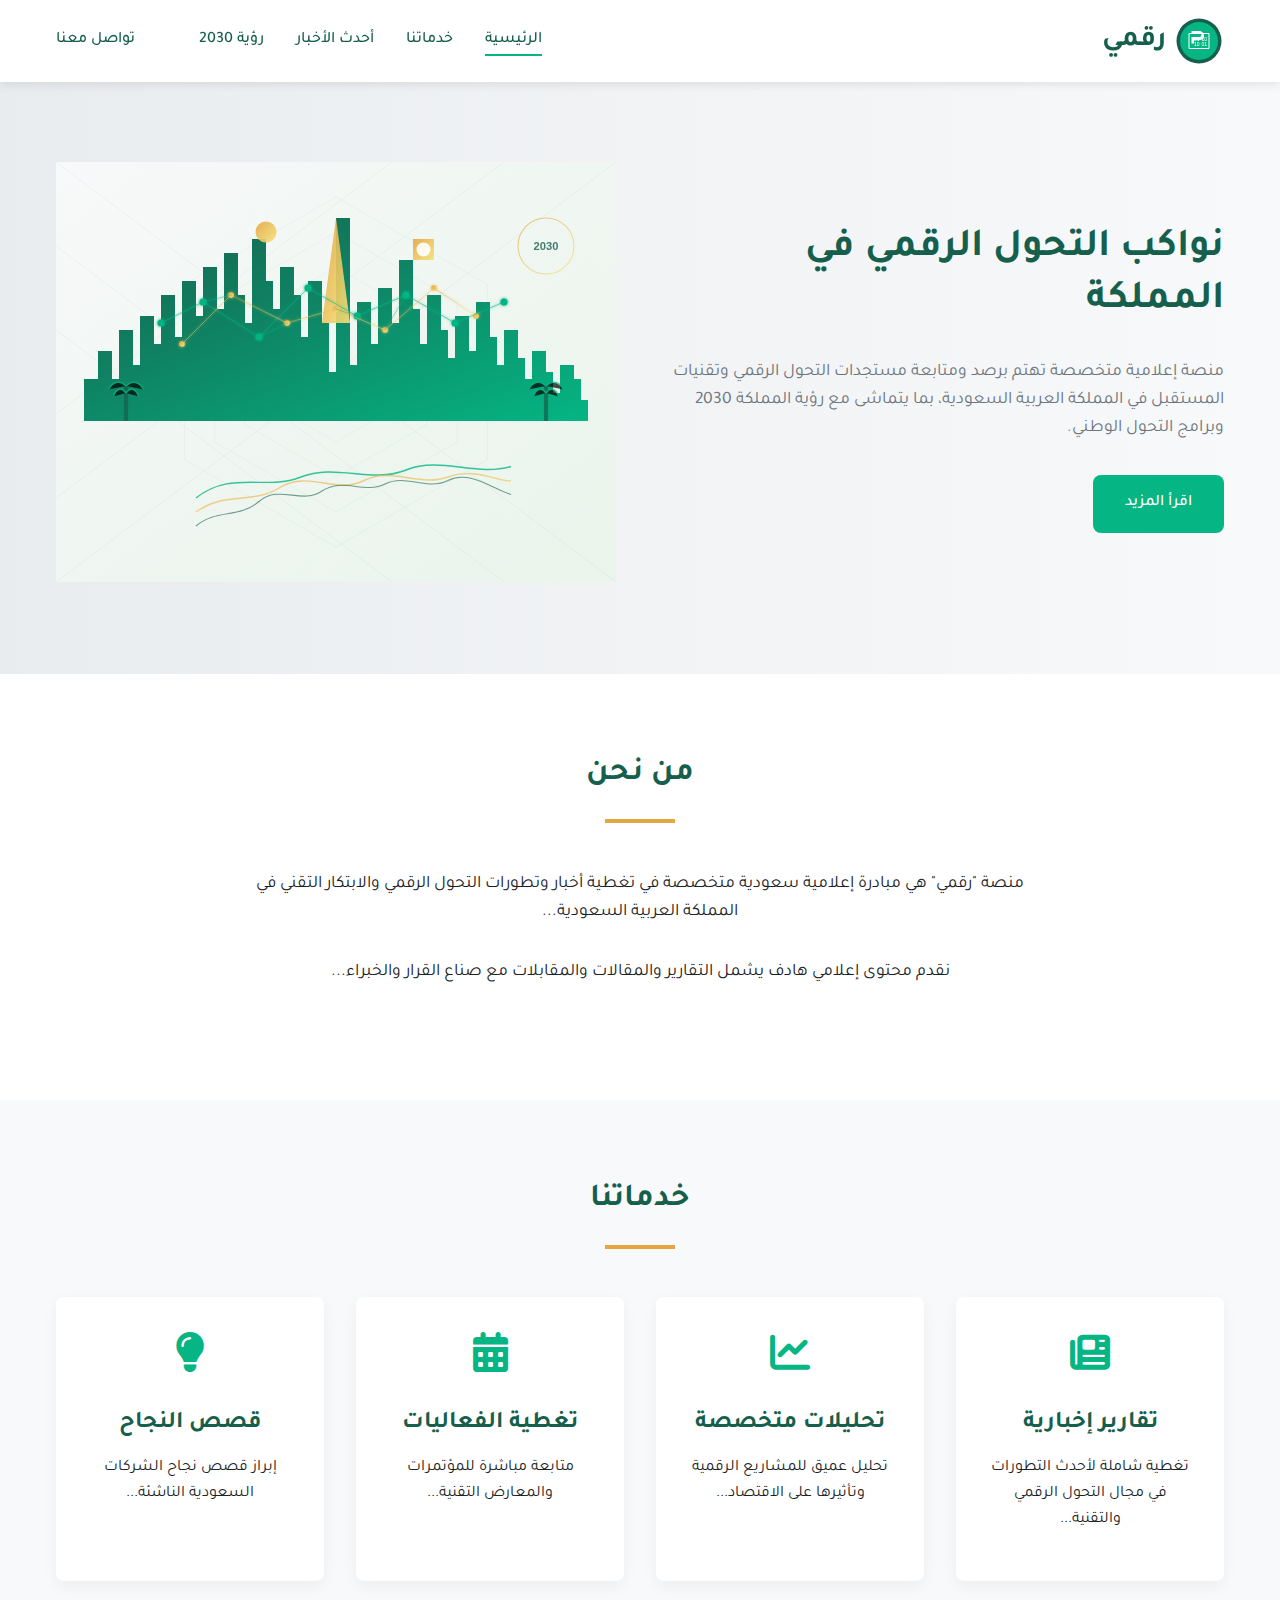
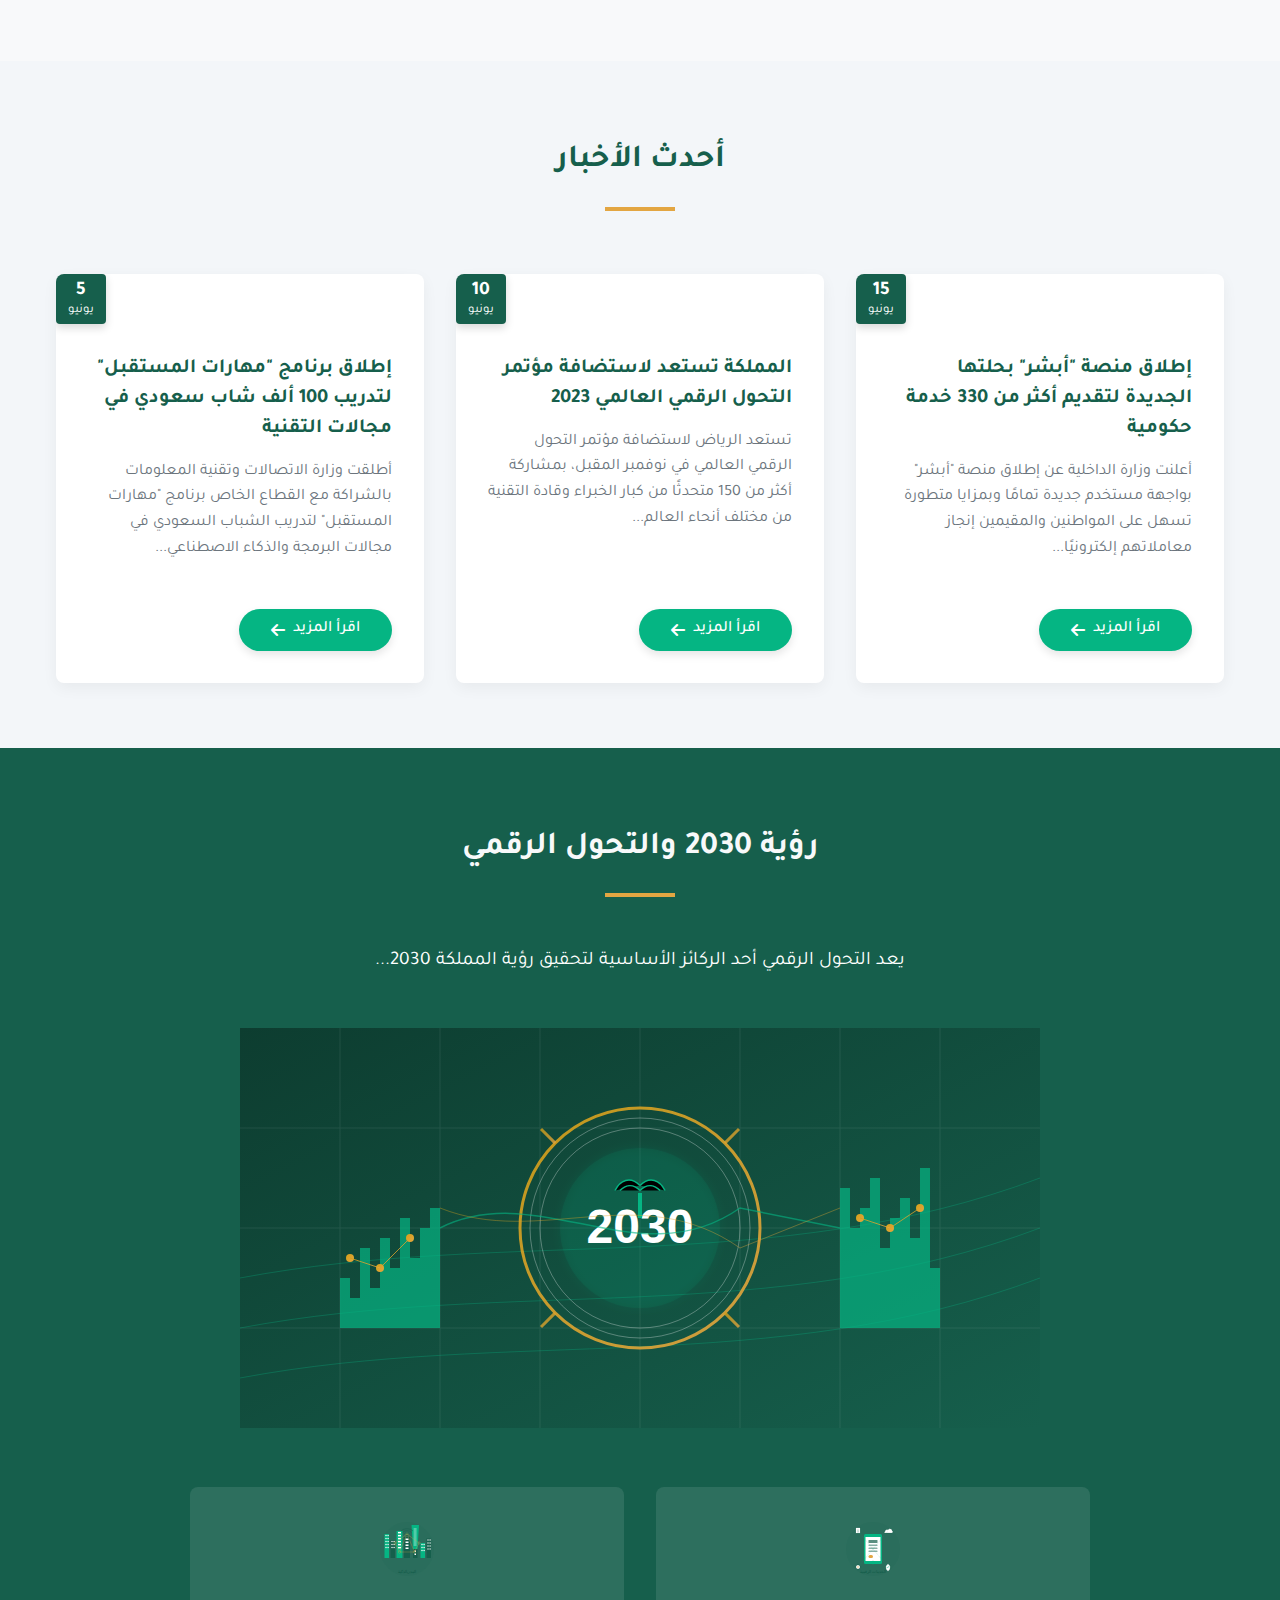
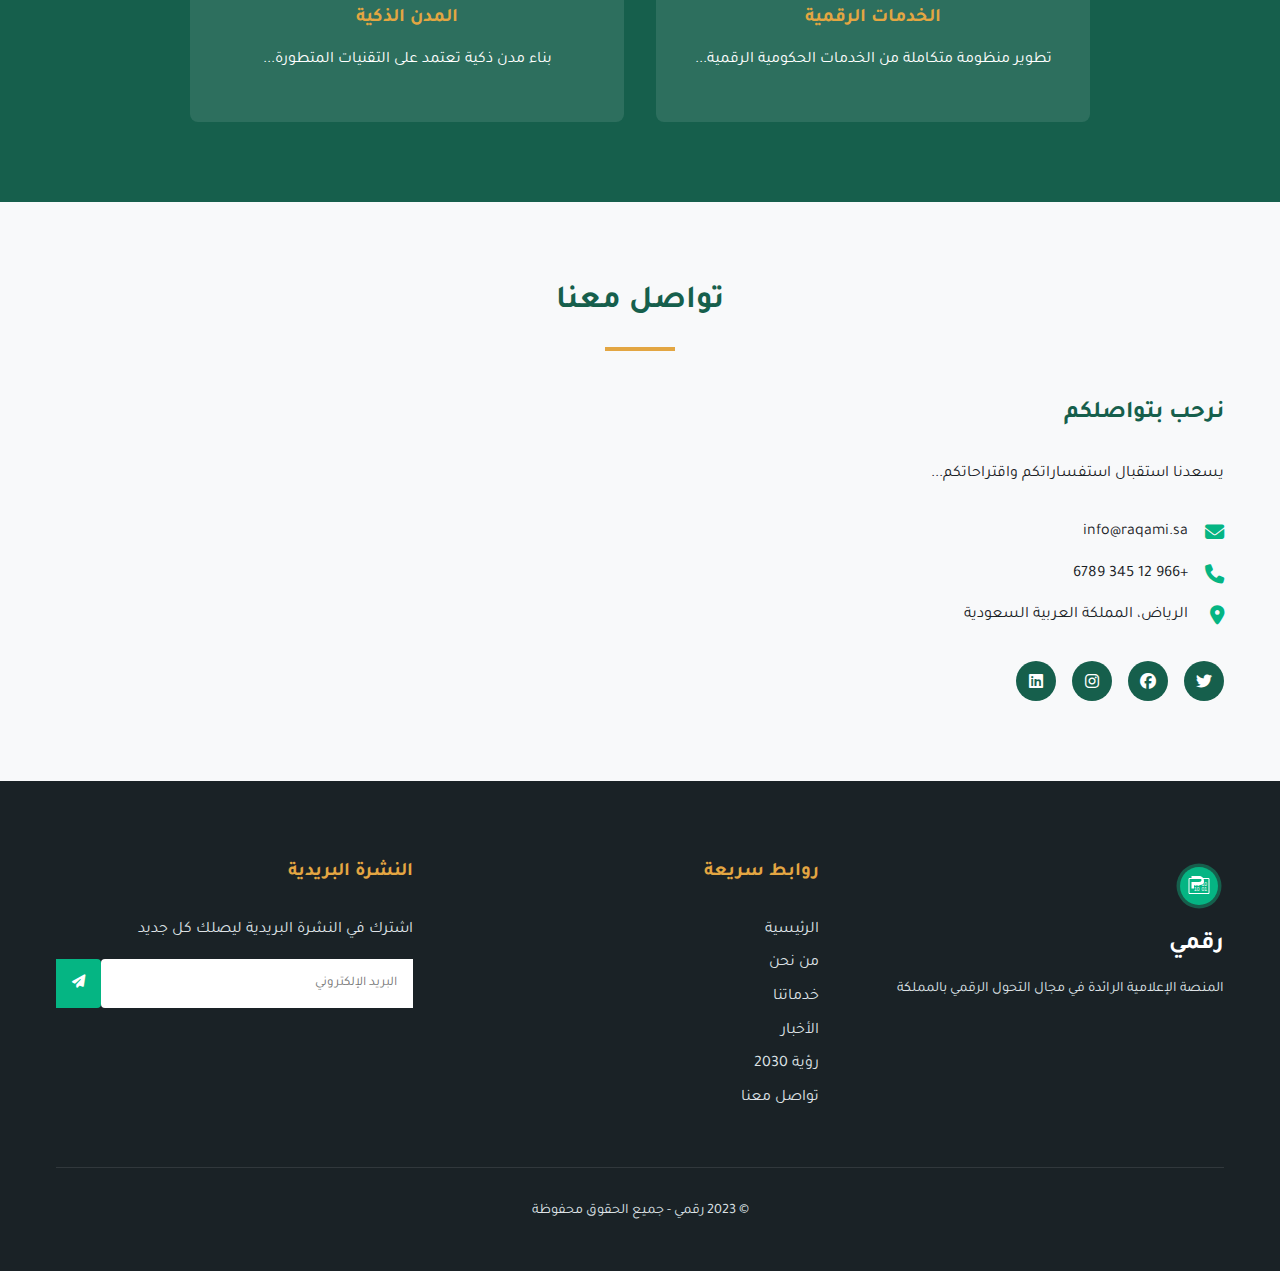
<file: index.html>
<!DOCTYPE html>
<!-- تعريف نوع المستند بأنه HTML5 -->
<html lang="ar" dir="rtl">
  <!-- بداية وسم HTML وتحديد اللغة بالعربية واتجاه النص من اليمين لليسار -->
  <head>
    <meta charset="UTF-8" />
    <!-- تحديد ترميز الحروف ليكون UTF-8 ليدعم اللغة العربية -->
    <meta name="viewport" content="width=device-width, initial-scale=1.0" />
    <!-- ضبط العرض ليكون مناسب لجميع الأجهزة -->

    <title>رقمي | المنصة الإعلامية للتحول الرقمي في المملكة</title>
    <!-- عنوان الصفحة الظاهر في شريط المتصفح -->
    <meta
      name="description"
      content="رقمي - منصة إعلامية متخصصة في متابعة ونشر أخبار التحول الرقمي والابتكار التقني في المملكة العربية السعودية" />
    <!-- وصف مختصر للموقع يظهر في محركات البحث -->

    <link rel="stylesheet" href="style.css" />
    <!-- ربط بملف التنسيقات الخارجي -->

    <link
      rel="stylesheet"
      href="https://cdnjs.cloudflare.com/ajax/libs/font-awesome/6.4.0/css/all.min.css" />
    <!-- ربط بمكتبة Font Awesome لتحميل الأيقونات -->

    <link rel="preconnect" href="https://fonts.googleapis.com" />
    <!-- تمهيد الاتصال بخوادم Google Fonts -->
    <link rel="preconnect" href="https://fonts.gstatic.com" crossorigin />
    <!-- تمهيد الاتصال بخوادم الخطوط مع تفعيل CORS -->
    <link
      href="https://fonts.googleapis.com/css2?family=Tajawal:wght@300;400;500;700&display=swap"
      rel="stylesheet" />
    <!-- تحميل خط "Tajawal" بأوزان مختلفة -->
  </head>
  <body>
    <header>
      <!-- رأس الصفحة -->
      <div class="container">
        <!-- حاوية لتوسيط وتنسيق المحتوى -->
        <div class="logo-container">
          <!-- قسم الشعار والنص -->
          <img src="logo.svg" alt="شعار رقمي" class="logo" />
          <!-- صورة شعار الموقع -->
          <h1>رقمي</h1>
          <!-- اسم المنصة -->
        </div>

        <div class="mobile-menu-btn">
          <!-- زر القائمة الجانبية للهاتف -->
          <i class="fas fa-bars"></i>
          <!-- أيقونة القائمة -->
        </div>

        <nav>
          <!-- قائمة التنقل الرئيسية -->
          <ul>
            <li><a href="#" class="active">الرئيسية</a></li>
            <!-- رابط إلى الصفحة الرئيسية -->
            <li><a href="#services">خدماتنا</a></li>
            <!-- رابط إلى قسم الخدمات -->
            <li><a href="#news">أحدث الأخبار</a></li>
            <!-- رابط إلى قسم الأخبار -->
            <li><a href="#vision">رؤية 2030</a></li>
            <!-- رابط إلى قسم الرؤية -->
            <li class="nav-spacer"></li>
            <!-- فاصل للتواصل -->
            <li><a href="#contact">تواصل معنا</a></li>
            <!-- رابط إلى قسم التواصل -->
          </ul>
        </nav>
      </div>
    </header>

    <section class="hero">
      <!-- قسم المقدمة البصرية -->
      <div class="container">
        <div class="hero-content">
          <!-- النص الترحيبي -->
          <h2>نواكب التحول الرقمي في المملكة</h2>
          <p>
            منصة إعلامية متخصصة تهتم برصد ومتابعة مستجدات التحول الرقمي وتقنيات
            المستقبل في المملكة العربية السعودية، بما يتماشى مع رؤية المملكة
            2030 وبرامج التحول الوطني.
          </p>
          <a href="#" class="cta-button">اقرأ المزيد</a>
          <!-- زر الإجراء -->
        </div>
        <div class="hero-image">
          <!-- الصورة البصرية -->
          <img
            src="luxury-hero-image.svg"
            alt="التحول الرقمي في المملكة العربية السعودية" />
        </div>
      </div>
    </section>

    <section class="about" id="about">
      <!-- قسم من نحن -->
      <div class="container">
        <div class="section-header">
          <h2>من نحن</h2>
          <div class="separator"></div>
          <!-- خط فاصل تجميلي -->
        </div>
        <div class="about-content">
          <p>
            منصة "رقمي" هي مبادرة إعلامية سعودية متخصصة في تغطية أخبار وتطورات
            التحول الرقمي والابتكار التقني في المملكة العربية السعودية...
          </p>
          <p>
            نقدم محتوى إعلامي هادف يشمل التقارير والمقالات والمقابلات مع صناع
            القرار والخبراء...
          </p>
        </div>
      </div>
    </section>

    <section class="services" id="services">
      <!-- قسم الخدمات -->
      <div class="container">
        <div class="section-header">
          <h2>خدماتنا</h2>
          <div class="separator"></div>
        </div>
        <div class="services-grid">
          <div class="service-card">
            <div class="service-icon">
              <i class="fas fa-newspaper"></i>
            </div>
            <h3>تقارير إخبارية</h3>
            <p>تغطية شاملة لأحدث التطورات في مجال التحول الرقمي والتقنية...</p>
          </div>
          <div class="service-card">
            <div class="service-icon">
              <i class="fas fa-chart-line"></i>
            </div>
            <h3>تحليلات متخصصة</h3>
            <p>تحليل عميق للمشاريع الرقمية وتأثيرها على الاقتصاد...</p>
          </div>
          <div class="service-card">
            <div class="service-icon">
              <i class="fas fa-calendar-alt"></i>
            </div>
            <h3>تغطية الفعاليات</h3>
            <p>متابعة مباشرة للمؤتمرات والمعارض التقنية...</p>
          </div>
          <div class="service-card">
            <div class="service-icon">
              <i class="fas fa-lightbulb"></i>
            </div>
            <h3>قصص النجاح</h3>
            <p>إبراز قصص نجاح الشركات السعودية الناشئة...</p>
          </div>
        </div>
      </div>
    </section>

    <section class="news" id="news">
      <!-- قسم الأخبار -->
      <div class="container">
        <div class="section-header">
          <h2>أحدث الأخبار</h2>
          <div class="separator"></div>
        </div>
        <div class="news-grid">
          <article class="news-card">
            <div class="news-date">
              <span>15</span>
              <span>يونيو</span>
            </div>
            <h3>
              إطلاق منصة "أبشر" بحلتها الجديدة لتقديم أكثر من 330 خدمة حكومية
            </h3>
            <p>
              أعلنت وزارة الداخلية عن إطلاق منصة "أبشر" بواجهة مستخدم جديدة
              تمامًا وبمزايا متطورة تسهل على المواطنين والمقيمين إنجاز معاملاتهم
              إلكترونيًا...
            </p>
            <div class="read-more-container">
              <a href="#" class="read-more"
                >اقرأ المزيد <i class="fas fa-arrow-left"></i
              ></a>
            </div>
          </article>
          <article class="news-card">
            <div class="news-date">
              <span>10</span>
              <span>يونيو</span>
            </div>
            <h3>المملكة تستعد لاستضافة مؤتمر التحول الرقمي العالمي 2023</h3>
            <p>
              تستعد الرياض لاستضافة مؤتمر التحول الرقمي العالمي في نوفمبر
              المقبل، بمشاركة أكثر من 150 متحدثًا من كبار الخبراء وقادة التقنية
              من مختلف أنحاء العالم...
            </p>
            <div class="read-more-container">
              <a href="#" class="read-more"
                >اقرأ المزيد <i class="fas fa-arrow-left"></i
              ></a>
            </div>
          </article>
          <article class="news-card">
            <div class="news-date">
              <span>5</span>
              <span>يونيو</span>
            </div>
            <h3>
              إطلاق برنامج "مهارات المستقبل" لتدريب 100 ألف شاب سعودي في مجالات
              التقنية
            </h3>
            <p>
              أطلقت وزارة الاتصالات وتقنية المعلومات بالشراكة مع القطاع الخاص
              برنامج "مهارات المستقبل" لتدريب الشباب السعودي في مجالات البرمجة
              والذكاء الاصطناعي...
            </p>
            <div class="read-more-container">
              <a href="#" class="read-more"
                >اقرأ المزيد <i class="fas fa-arrow-left"></i
              ></a>
            </div>
          </article>
        </div>
      </div>
    </section>

    <section class="vision" id="vision">
      <!-- قسم رؤية 2030 -->
      <div class="container">
        <div class="section-header light">
          <!-- عنوان القسم بلون مختلف -->
          <h2>رؤية 2030 والتحول الرقمي</h2>
          <div class="separator"></div>
          <!-- فاصل زخرفي -->
        </div>
        <div class="vision-description">
          <!-- وصف عام حول القسم -->
          <p>
            يعد التحول الرقمي أحد الركائز الأساسية لتحقيق رؤية المملكة 2030...
          </p>
        </div>
        <div class="vision-content">
          <!-- محتوى القسم -->
          <div class="vision-image">
            <img
              src="vision2030-premium.svg"
              alt="رؤية المملكة 2030 والتحول الرقمي" />
            <!-- صورة تعبيرية -->
          </div>
        </div>
        <div class="vision-features-container">
          <!-- حاوية المميزات -->
          <div class="vision-features">
            <div class="feature">
              <!-- ميزة فردية -->
              <img src="digital-services.svg" alt="الخدمات الرقمية" />
              <h4>الخدمات الرقمية</h4>
              <p>تطوير منظومة متكاملة من الخدمات الحكومية الرقمية...</p>
            </div>
            <div class="feature">
              <img src="smart-cities.svg" alt="المدن الذكية" />
              <h4>المدن الذكية</h4>
              <p>بناء مدن ذكية تعتمد على التقنيات المتطورة...</p>
            </div>
          </div>
        </div>
      </div>
    </section>

    <section class="contact" id="contact">
      <!-- قسم التواصل معنا -->
      <div class="container">
        <div class="section-header">
          <h2>تواصل معنا</h2>
          <div class="separator"></div>
        </div>
        <div class="contact-content">
          <div class="contact-info">
            <!-- معلومات التواصل -->
            <h3>نرحب بتواصلكم</h3>
            <p>يسعدنا استقبال استفساراتكم واقتراحاتكم...</p>

            <div class="contact-details">
              <!-- بيانات الاتصال -->
              <div class="contact-item">
                <i class="fas fa-envelope"></i>
                <span>info@raqami.sa</span>
              </div>
              <div class="contact-item">
                <i class="fas fa-phone"></i>
                <span>+966 12 345 6789</span>
              </div>
              <div class="contact-item">
                <i class="fas fa-map-marker-alt"></i>
                <span>الرياض، المملكة العربية السعودية</span>
              </div>
            </div>

            <div class="social-media">
              <!-- روابط حسابات التواصل -->
              <a target="_blank" href="https://x.com/"
                ><i class="fab fa-twitter"></i
              ></a>
              <a target="_blank" href="https://www.facebook.com/"
                ><i class="fab fa-facebook"></i
              ></a>
              <a target="_blank" href="https://www.instagram.com/"
                ><i class="fab fa-instagram"></i
              ></a>
              <a target="_blank" href="https://www.linkedin.com/"
                ><i class="fab fa-linkedin"></i
              ></a>
            </div>
          </div>
        </div>
      </div>
    </section>

    <footer>
      <!-- تذييل الموقع -->
      <div class="container">
        <div class="footer-content">
          <div class="footer-logo">
            <!-- شعار واسم الموقع -->
            <img src="logo.svg" alt="شعار رقمي" class="logo" />
            <h3>رقمي</h3>
            <p>المنصة الإعلامية الرائدة في مجال التحول الرقمي بالمملكة</p>
          </div>
          <div class="footer-links">
            <!-- روابط مهمة -->
            <h4>روابط سريعة</h4>
            <ul>
              <li><a href="#">الرئيسية</a></li>
              <li><a href="#about">من نحن</a></li>
              <li><a href="#services">خدماتنا</a></li>
              <li><a href="#news">الأخبار</a></li>
              <li><a href="#vision">رؤية 2030</a></li>
              <li><a href="#contact">تواصل معنا</a></li>
            </ul>
          </div>
          <div class="footer-subscribe">
            <!-- نموذج الاشتراك -->
            <h4>النشرة البريدية</h4>
            <p>اشترك في النشرة البريدية ليصلك كل جديد</p>
            <form class="subscribe-form">
              <input type="email" placeholder="البريد الإلكتروني" required />
              <button type="submit"><i class="fas fa-paper-plane"></i></button>
            </form>
          </div>
        </div>
        <div class="copyright">
          <p>&copy; 2023 رقمي - جميع الحقوق محفوظة</p>
          <!-- حقوق النشر -->
        </div>
      </div>
    </footer>

    <script>
      <!-- سكربت تفعيل منيو الجوال -->
      document.addEventListener("DOMContentLoaded", function () {
        const mobileMenuBtn = document.querySelector(".mobile-menu-btn"); // زر القائمة
        const nav = document.querySelector("nav"); // عنصر التنقل

        // عند الضغط على زر القائمة
        mobileMenuBtn.addEventListener("click", function () {
          nav.classList.toggle("active"); // تبديل ظهور القائمة
          this.classList.toggle("active"); // تبديل شكل الزر
        });

        // إغلاق القائمة عند النقر على أي رابط في الجوال
        const navLinks = document.querySelectorAll("nav a");
        navLinks.forEach((link) => {
          link.addEventListener("click", function () {
            if (window.innerWidth <= 768) {
              nav.classList.remove("active");
              mobileMenuBtn.classList.remove("active");
            }
          });
        });
      });
    </script>
  </body>
</html>
</file>
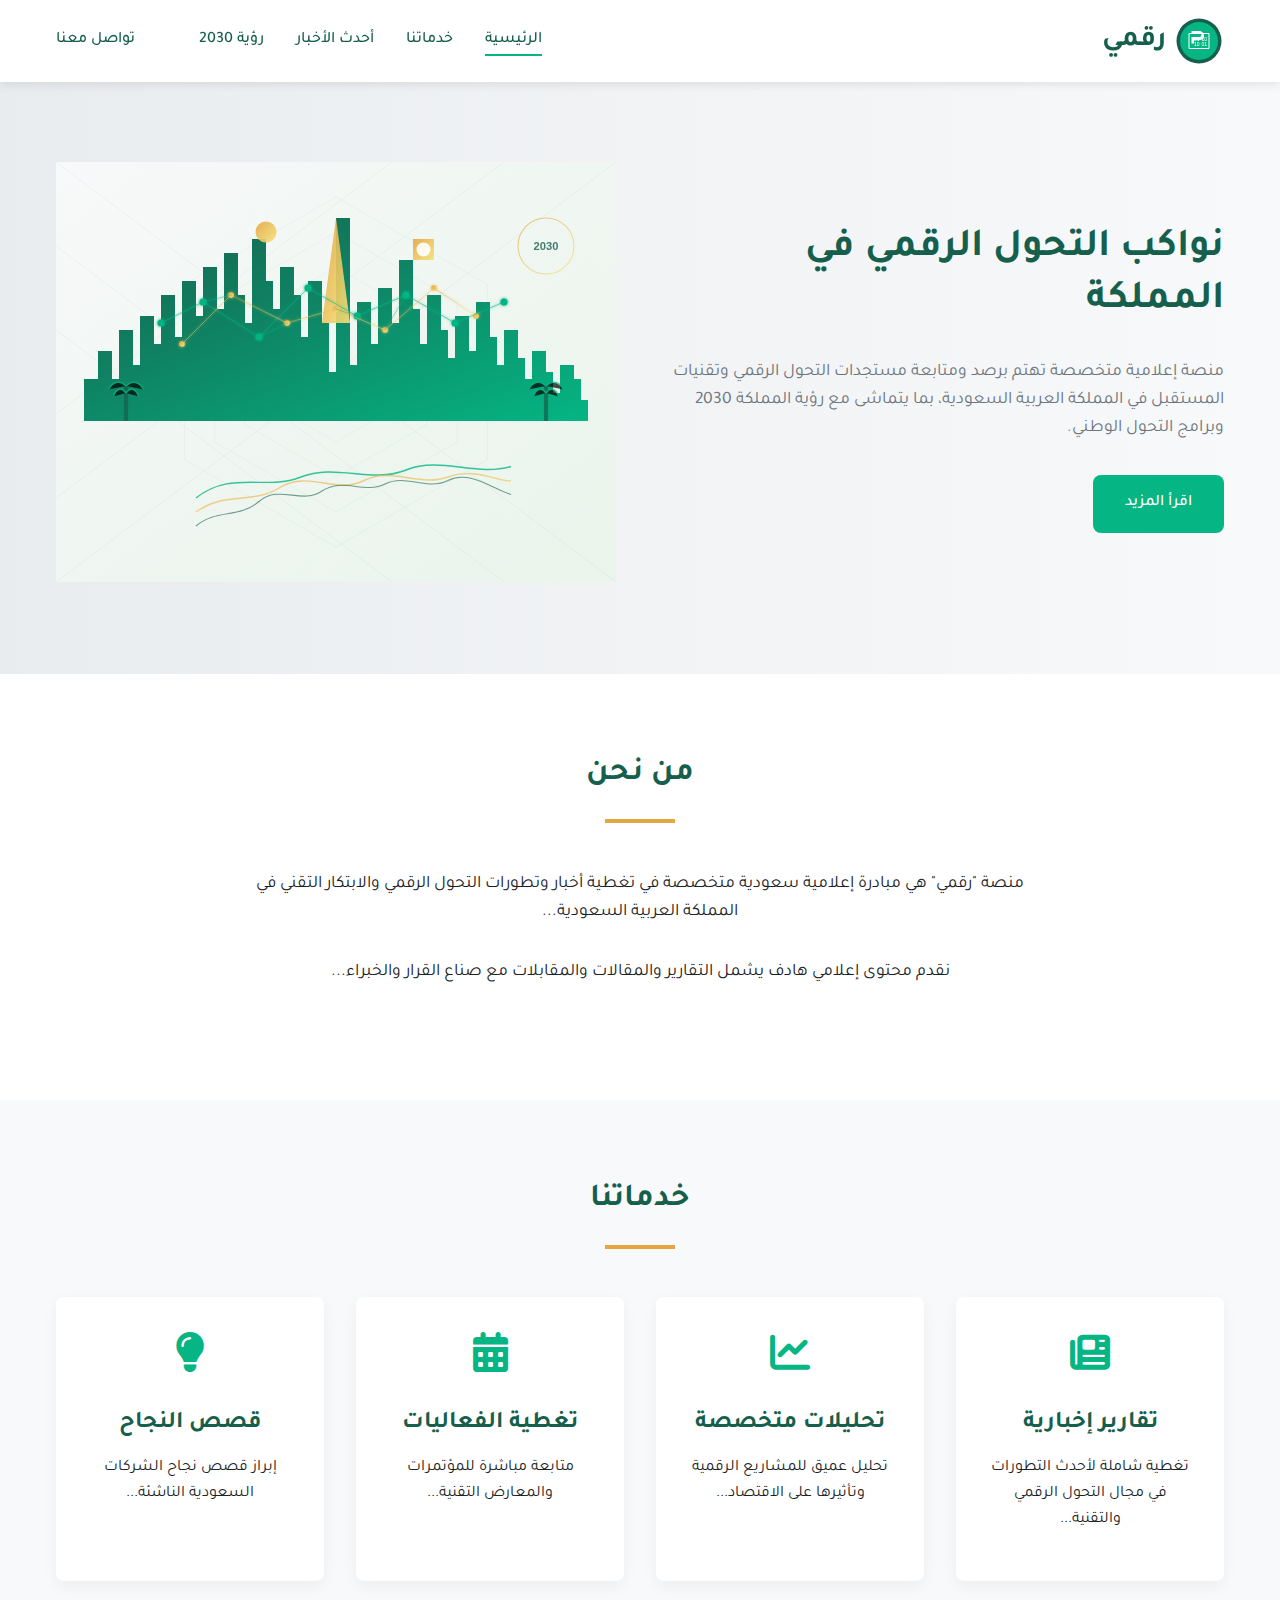
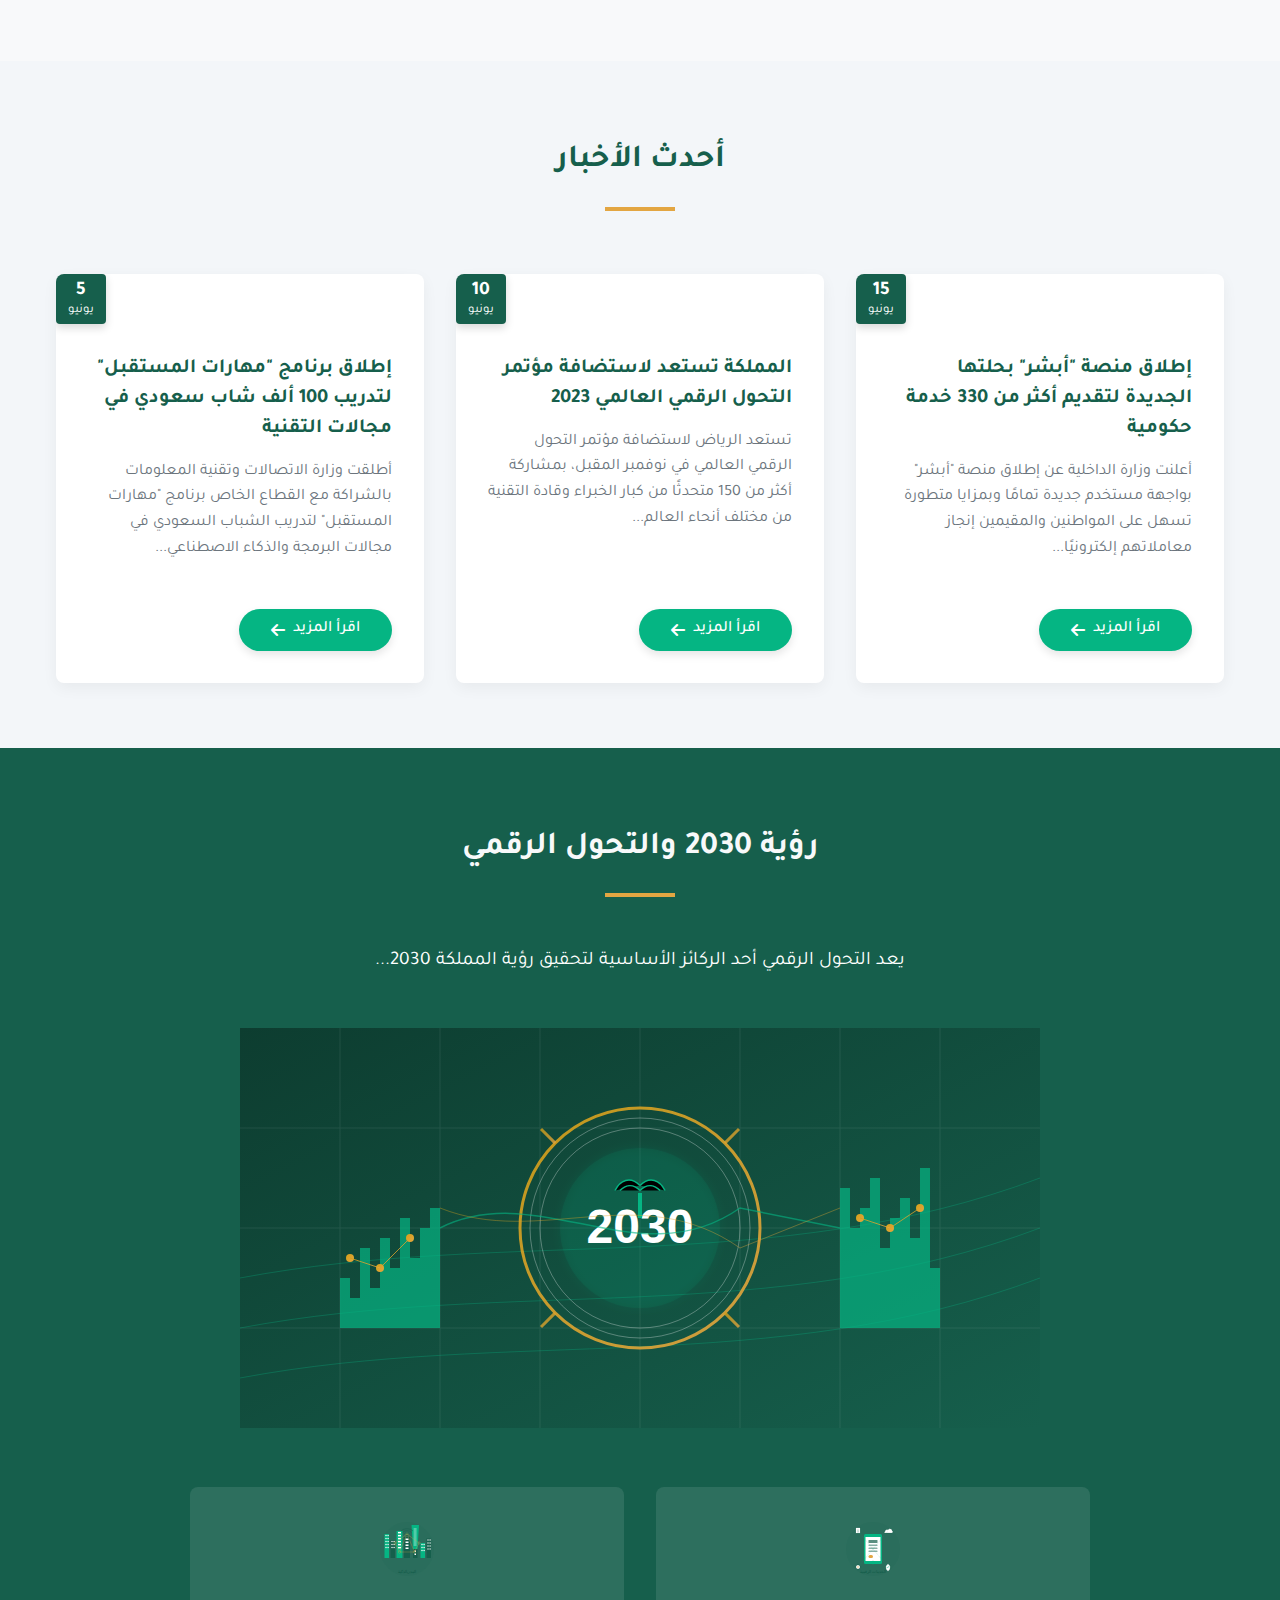
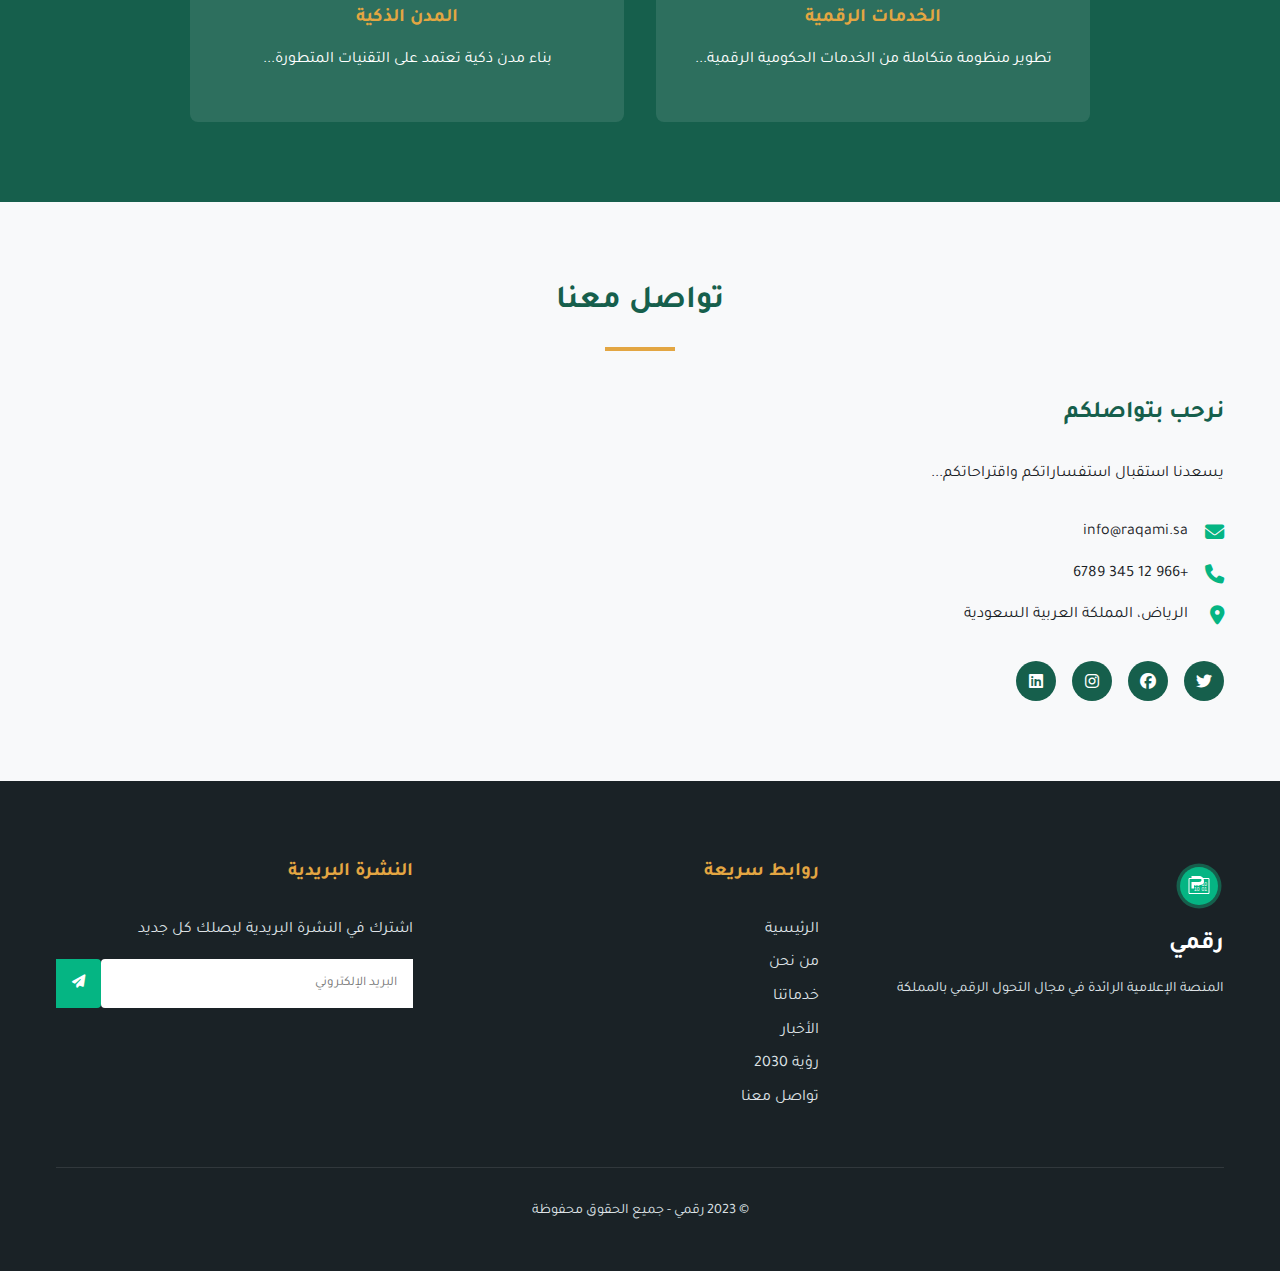
<file: raqami-website/index.html>
<!DOCTYPE html>
<!-- تعريف نوع المستند بأنه HTML5 -->
<html lang="ar" dir="rtl">
  <!-- بداية وسم HTML وتحديد اللغة بالعربية واتجاه النص من اليمين لليسار -->
  <head>
    <meta charset="UTF-8" />
    <!-- تحديد ترميز الحروف ليكون UTF-8 ليدعم اللغة العربية -->
    <meta name="viewport" content="width=device-width, initial-scale=1.0" />
    <!-- ضبط العرض ليكون مناسب لجميع الأجهزة -->

    <title>رقمي | المنصة الإعلامية للتحول الرقمي في المملكة</title>
    <!-- عنوان الصفحة الظاهر في شريط المتصفح -->
    <meta
      name="description"
      content="رقمي - منصة إعلامية متخصصة في متابعة ونشر أخبار التحول الرقمي والابتكار التقني في المملكة العربية السعودية" />
    <!-- وصف مختصر للموقع يظهر في محركات البحث -->

    <link rel="stylesheet" href="css/style.css" />
    <!-- ربط بملف التنسيقات الخارجي -->

    <link
      rel="stylesheet"
      href="https://cdnjs.cloudflare.com/ajax/libs/font-awesome/6.4.0/css/all.min.css" />
    <!-- ربط بمكتبة Font Awesome لتحميل الأيقونات -->

    <link rel="preconnect" href="https://fonts.googleapis.com" />
    <!-- تمهيد الاتصال بخوادم Google Fonts -->
    <link rel="preconnect" href="https://fonts.gstatic.com" crossorigin />
    <!-- تمهيد الاتصال بخوادم الخطوط مع تفعيل CORS -->
    <link
      href="https://fonts.googleapis.com/css2?family=Tajawal:wght@300;400;500;700&display=swap"
      rel="stylesheet" />
    <!-- تحميل خط "Tajawal" بأوزان مختلفة -->
  </head>
  <body>
    <header>
      <!-- رأس الصفحة -->
      <div class="container">
        <!-- حاوية لتوسيط وتنسيق المحتوى -->
        <div class="logo-container">
          <!-- قسم الشعار والنص -->
          <img src="assets/logo.svg" alt="شعار رقمي" class="logo" />
          <!-- صورة شعار الموقع -->
          <h1>رقمي</h1>
          <!-- اسم المنصة -->
        </div>

        <div class="mobile-menu-btn">
          <!-- زر القائمة الجانبية للهاتف -->
          <i class="fas fa-bars"></i>
          <!-- أيقونة القائمة -->
        </div>

        <nav>
          <!-- قائمة التنقل الرئيسية -->
          <ul>
            <li><a href="#" class="active">الرئيسية</a></li>
            <!-- رابط إلى الصفحة الرئيسية -->
            <li><a href="#services">خدماتنا</a></li>
            <!-- رابط إلى قسم الخدمات -->
            <li><a href="#news">أحدث الأخبار</a></li>
            <!-- رابط إلى قسم الأخبار -->
            <li><a href="#vision">رؤية 2030</a></li>
            <!-- رابط إلى قسم الرؤية -->
            <li class="nav-spacer"></li>
            <!-- فاصل للتواصل -->
            <li><a href="#contact">تواصل معنا</a></li>
            <!-- رابط إلى قسم التواصل -->
          </ul>
        </nav>
      </div>
    </header>

    <section class="hero">
      <!-- قسم المقدمة البصرية -->
      <div class="container">
        <div class="hero-content">
          <!-- النص الترحيبي -->
          <h2>نواكب التحول الرقمي في المملكة</h2>
          <p>
            منصة إعلامية متخصصة تهتم برصد ومتابعة مستجدات التحول الرقمي وتقنيات
            المستقبل في المملكة العربية السعودية، بما يتماشى مع رؤية المملكة
            2030 وبرامج التحول الوطني.
          </p>
          <a href="#" class="cta-button">اقرأ المزيد</a>
          <!-- زر الإجراء -->
        </div>
        <div class="hero-image">
          <!-- الصورة البصرية -->
          <img
            src="assets/luxury-hero-image.svg"
            alt="التحول الرقمي في المملكة العربية السعودية" />
        </div>
      </div>
    </section>

    <section class="about" id="about">
      <!-- قسم من نحن -->
      <div class="container">
        <div class="section-header">
          <h2>من نحن</h2>
          <div class="separator"></div>
          <!-- خط فاصل تجميلي -->
        </div>
        <div class="about-content">
          <p>
            منصة "رقمي" هي مبادرة إعلامية سعودية متخصصة في تغطية أخبار وتطورات
            التحول الرقمي والابتكار التقني في المملكة العربية السعودية...
          </p>
          <p>
            نقدم محتوى إعلامي هادف يشمل التقارير والمقالات والمقابلات مع صناع
            القرار والخبراء...
          </p>
        </div>
      </div>
    </section>

    <section class="services" id="services">
      <!-- قسم الخدمات -->
      <div class="container">
        <div class="section-header">
          <h2>خدماتنا</h2>
          <div class="separator"></div>
        </div>
        <div class="services-grid">
          <div class="service-card">
            <div class="service-icon">
              <i class="fas fa-newspaper"></i>
            </div>
            <h3>تقارير إخبارية</h3>
            <p>تغطية شاملة لأحدث التطورات في مجال التحول الرقمي والتقنية...</p>
          </div>
          <div class="service-card">
            <div class="service-icon">
              <i class="fas fa-chart-line"></i>
            </div>
            <h3>تحليلات متخصصة</h3>
            <p>تحليل عميق للمشاريع الرقمية وتأثيرها على الاقتصاد...</p>
          </div>
          <div class="service-card">
            <div class="service-icon">
              <i class="fas fa-calendar-alt"></i>
            </div>
            <h3>تغطية الفعاليات</h3>
            <p>متابعة مباشرة للمؤتمرات والمعارض التقنية...</p>
          </div>
          <div class="service-card">
            <div class="service-icon">
              <i class="fas fa-lightbulb"></i>
            </div>
            <h3>قصص النجاح</h3>
            <p>إبراز قصص نجاح الشركات السعودية الناشئة...</p>
          </div>
        </div>
      </div>
    </section>

    <section class="news" id="news">
      <!-- قسم الأخبار -->
      <div class="container">
        <div class="section-header">
          <h2>أحدث الأخبار</h2>
          <div class="separator"></div>
        </div>
        <div class="news-grid">
          <article class="news-card">
            <div class="news-date">
              <span>15</span>
              <span>يونيو</span>
            </div>
            <h3>
              إطلاق منصة "أبشر" بحلتها الجديدة لتقديم أكثر من 330 خدمة حكومية
            </h3>
            <p>
              أعلنت وزارة الداخلية عن إطلاق منصة "أبشر" بواجهة مستخدم جديدة
              تمامًا وبمزايا متطورة تسهل على المواطنين والمقيمين إنجاز معاملاتهم
              إلكترونيًا...
            </p>
            <div class="read-more-container">
              <a href="#" class="read-more"
                >اقرأ المزيد <i class="fas fa-arrow-left"></i
              ></a>
            </div>
          </article>
          <article class="news-card">
            <div class="news-date">
              <span>10</span>
              <span>يونيو</span>
            </div>
            <h3>المملكة تستعد لاستضافة مؤتمر التحول الرقمي العالمي 2023</h3>
            <p>
              تستعد الرياض لاستضافة مؤتمر التحول الرقمي العالمي في نوفمبر
              المقبل، بمشاركة أكثر من 150 متحدثًا من كبار الخبراء وقادة التقنية
              من مختلف أنحاء العالم...
            </p>
            <div class="read-more-container">
              <a href="#" class="read-more"
                >اقرأ المزيد <i class="fas fa-arrow-left"></i
              ></a>
            </div>
          </article>
          <article class="news-card">
            <div class="news-date">
              <span>5</span>
              <span>يونيو</span>
            </div>
            <h3>
              إطلاق برنامج "مهارات المستقبل" لتدريب 100 ألف شاب سعودي في مجالات
              التقنية
            </h3>
            <p>
              أطلقت وزارة الاتصالات وتقنية المعلومات بالشراكة مع القطاع الخاص
              برنامج "مهارات المستقبل" لتدريب الشباب السعودي في مجالات البرمجة
              والذكاء الاصطناعي...
            </p>
            <div class="read-more-container">
              <a href="#" class="read-more"
                >اقرأ المزيد <i class="fas fa-arrow-left"></i
              ></a>
            </div>
          </article>
        </div>
      </div>
    </section>

    <section class="vision" id="vision">
      <!-- قسم رؤية 2030 -->
      <div class="container">
        <div class="section-header light">
          <!-- عنوان القسم بلون مختلف -->
          <h2>رؤية 2030 والتحول الرقمي</h2>
          <div class="separator"></div>
          <!-- فاصل زخرفي -->
        </div>
        <div class="vision-description">
          <!-- وصف عام حول القسم -->
          <p>
            يعد التحول الرقمي أحد الركائز الأساسية لتحقيق رؤية المملكة 2030...
          </p>
        </div>
        <div class="vision-content">
          <!-- محتوى القسم -->
          <div class="vision-image">
            <img
              src="assets/vision2030-premium.svg"
              alt="رؤية المملكة 2030 والتحول الرقمي" />
            <!-- صورة تعبيرية -->
          </div>
        </div>
        <div class="vision-features-container">
          <!-- حاوية المميزات -->
          <div class="vision-features">
            <div class="feature">
              <!-- ميزة فردية -->
              <img src="assets/digital-services.svg" alt="الخدمات الرقمية" />
              <h4>الخدمات الرقمية</h4>
              <p>تطوير منظومة متكاملة من الخدمات الحكومية الرقمية...</p>
            </div>
            <div class="feature">
              <img src="assets/smart-cities.svg" alt="المدن الذكية" />
              <h4>المدن الذكية</h4>
              <p>بناء مدن ذكية تعتمد على التقنيات المتطورة...</p>
            </div>
          </div>
        </div>
      </div>
    </section>

    <section class="contact" id="contact">
      <!-- قسم التواصل معنا -->
      <div class="container">
        <div class="section-header">
          <h2>تواصل معنا</h2>
          <div class="separator"></div>
        </div>
        <div class="contact-content">
          <div class="contact-info">
            <!-- معلومات التواصل -->
            <h3>نرحب بتواصلكم</h3>
            <p>يسعدنا استقبال استفساراتكم واقتراحاتكم...</p>

            <div class="contact-details">
              <!-- بيانات الاتصال -->
              <div class="contact-item">
                <i class="fas fa-envelope"></i>
                <span>info@raqami.sa</span>
              </div>
              <div class="contact-item">
                <i class="fas fa-phone"></i>
                <span>+966 12 345 6789</span>
              </div>
              <div class="contact-item">
                <i class="fas fa-map-marker-alt"></i>
                <span>الرياض، المملكة العربية السعودية</span>
              </div>
            </div>

            <div class="social-media">
              <!-- روابط حسابات التواصل -->
              <a target="_blank" href="https://x.com/"
                ><i class="fab fa-twitter"></i
              ></a>
              <a target="_blank" href="https://www.facebook.com/"
                ><i class="fab fa-facebook"></i
              ></a>
              <a target="_blank" href="https://www.instagram.com/"
                ><i class="fab fa-instagram"></i
              ></a>
              <a target="_blank" href="https://www.linkedin.com/"
                ><i class="fab fa-linkedin"></i
              ></a>
            </div>
          </div>
        </div>
      </div>
    </section>

    <footer>
      <!-- تذييل الموقع -->
      <div class="container">
        <div class="footer-content">
          <div class="footer-logo">
            <!-- شعار واسم الموقع -->
            <img src="assets/logo.svg" alt="شعار رقمي" class="logo" />
            <h3>رقمي</h3>
            <p>المنصة الإعلامية الرائدة في مجال التحول الرقمي بالمملكة</p>
          </div>
          <div class="footer-links">
            <!-- روابط مهمة -->
            <h4>روابط سريعة</h4>
            <ul>
              <li><a href="#">الرئيسية</a></li>
              <li><a href="#about">من نحن</a></li>
              <li><a href="#services">خدماتنا</a></li>
              <li><a href="#news">الأخبار</a></li>
              <li><a href="#vision">رؤية 2030</a></li>
              <li><a href="#contact">تواصل معنا</a></li>
            </ul>
          </div>
          <div class="footer-subscribe">
            <!-- نموذج الاشتراك -->
            <h4>النشرة البريدية</h4>
            <p>اشترك في النشرة البريدية ليصلك كل جديد</p>
            <form class="subscribe-form">
              <input type="email" placeholder="البريد الإلكتروني" required />
              <button type="submit"><i class="fas fa-paper-plane"></i></button>
            </form>
          </div>
        </div>
        <div class="copyright">
          <p>&copy; 2023 رقمي - جميع الحقوق محفوظة</p>
          <!-- حقوق النشر -->
        </div>
      </div>
    </footer>

    <script>
      <!-- سكربت تفعيل منيو الجوال -->
      document.addEventListener("DOMContentLoaded", function () {
        const mobileMenuBtn = document.querySelector(".mobile-menu-btn"); // زر القائمة
        const nav = document.querySelector("nav"); // عنصر التنقل

        // عند الضغط على زر القائمة
        mobileMenuBtn.addEventListener("click", function () {
          nav.classList.toggle("active"); // تبديل ظهور القائمة
          this.classList.toggle("active"); // تبديل شكل الزر
        });

        // إغلاق القائمة عند النقر على أي رابط في الجوال
        const navLinks = document.querySelectorAll("nav a");
        navLinks.forEach((link) => {
          link.addEventListener("click", function () {
            if (window.innerWidth <= 768) {
              nav.classList.remove("active");
              mobileMenuBtn.classList.remove("active");
            }
          });
        });
      });
    </script>
  </body>
</html>
</file>
<file: style.css>
/* ====== Reset and Base Styles ====== */
:root {
    /* لوحة الألوان الأساسية */
    --primary-color: #165f4c;    /* أخضر داكن يمثل علم السعودية */
    --secondary-color: #05b583;  /* أخضر مزرق حديث يوحي بالتقنية */
    --accent-color: #e3a642;     /* ذهبي يدل على الازدهار */
    --dark-color: #1a2226;       /* أسود شبه داكن للنصوص */
    --light-color: #f8f9fa;      /* أبيض فاتح للخلفيات */
    --gray-color: #dee2e6;       /* رمادي فاتح للحدود أو الخلفيات الثانوية */
    --dark-gray: #6c757d;        /* رمادي داكن للنصوص الثانوية */

    /* الخطوط */
    --body-font: 'Tajawal', sans-serif;
    --heading-font: 'Tajawal', sans-serif;

    /* المسافات */
    --spacing-xs: 0.5rem;
    --spacing-sm: 1rem;
    --spacing-md: 2rem;
    --spacing-lg: 3rem;
    --spacing-xl: 5rem;

    /* الزوايا المستديرة */
    --border-radius-sm: 4px;
    --border-radius-md: 8px;
    --border-radius-lg: 16px;

    /* التحولات */
    --transition-fast: 0.3s ease;
    --transition-normal: 0.5s ease;
}

* {
    margin: 0;
    padding: 0;
    box-sizing: border-box;
    font-family: var(--body-font);
}

html {
    scroll-behavior: smooth;
}

body {
    font-family: var(--body-font);
    color: var(--dark-color);
    line-height: 1.6;
    background-color: var(--light-color);
    direction: rtl;
    overflow-x: hidden;
}

.container {
    width: 100%;
    max-width: 1200px;
    margin: 0 auto;
    padding: 0 var(--spacing-sm);
}

img {
    max-width: 100%;
    height: auto;
}

a {
    text-decoration: none;
    color: var(--primary-color);
    transition: color var(--transition-fast);
}

a:hover {
    color: var(--secondary-color);
}

ul {
    list-style: none;
}

/* Typography */
h1, h2, h3, h4, h5, h6 {
    font-family: var(--heading-font);
    font-weight: 700;
    line-height: 1.3;
    margin-bottom: var(--spacing-sm);
}

h1 {
    font-size: 2.5rem;
}

h2 {
    font-size: 2rem;
}

h3 {
    font-size: 1.5rem;
}

h4 {
    font-size: 1.2rem;
}

p {
    margin-bottom: var(--spacing-sm);
}

.section-header {
    text-align: center;
    margin-bottom: var(--spacing-lg);
}

.section-header h2 {
    position: relative;
    display: inline-block;
    color: var(--primary-color);
}

.separator {
    height: 4px;
    width: 70px;
    background-color: var(--accent-color);
    margin: 0 auto;
    margin-top: var(--spacing-xs);
}

.light {
    color: var(--light-color);
}

.light h2 {
    color: var(--light-color);
}

/* ====== Layout Sections ====== */

/* Header & Navigation */
header {
    background-color: white;
    box-shadow: 0 2px 10px rgba(0, 0, 0, 0.1);
    position: sticky;
    top: 0;
    z-index: 1000;
    padding: var(--spacing-sm) 0;
}

header .container {
    display: flex;
    justify-content: space-between;
    align-items: center;
}

.logo-container {
    display: flex;
    align-items: center;
}

.logo {
    width: 50px;
    margin-left: var(--spacing-xs);
}

.logo-container h1 {
    font-size: 1.8rem;
    margin-bottom: 0;
    color: var(--primary-color);
}

nav ul {
    display: flex;
    align-items: center;
}

nav ul li {
    margin-right: var(--spacing-md);
}

nav ul li:last-child {
    margin-right: 0;
}


nav ul li a {
    font-weight: 500;
    padding: var(--spacing-xs) 0;
    position: relative;
}

nav ul li a::after {
    content: '';
    position: absolute;
    bottom: 0;
    right: 0;
    width: 0;
    height: 2px;
    background-color: var(--secondary-color);
    transition: width var(--transition-fast);
}

nav ul li a:hover::after,
nav ul li a.active::after {
    width: 100%;
}

.nav-spacer {
    width: var(--spacing-md);
    margin-right: var(--spacing-md);
}

.mobile-menu-btn {
    display: none;
    font-size: 1.5rem;
    cursor: pointer;
    color: var(--primary-color);
}

/* Hero Section */
.hero {
    padding: var(--spacing-xl) 0;
    background: linear-gradient(to left, #f8f9fa, #e9ecef);
}

.hero .container {
    display: flex;
    align-items: center;
    gap: var(--spacing-lg);
}

.hero-content {
    flex: 1;
}

.hero-content h2 {
    font-size: 2.5rem;
    margin-bottom: var(--spacing-md);
    color: var(--primary-color);
}

.hero-content p {
    font-size: 1.1rem;
    margin-bottom: var(--spacing-md);
    color: var(--dark-gray);
}

.hero-image {
    flex: 1;
    text-align: center;
}

.cta-button {
    display: inline-block;
    background-color: var(--secondary-color);
    color: white;
    padding: var(--spacing-sm) var(--spacing-md);
    border-radius: var(--border-radius-md);
    font-weight: 500;
    transition: background-color var(--transition-fast);
}

.cta-button:hover {
    background-color: var(--primary-color);
    color: white;
}

/* About Section */
.about {
    padding: var(--spacing-xl) 0;
    background-color: white;
}

.about-content {
    max-width: 800px;
    margin: 0 auto;
    text-align: center;
}

.about-content p {
    font-size: 1.1rem;
    margin-bottom: var(--spacing-md);
}

/* Services Section */
.services {
    padding: var(--spacing-xl) 0;
    background-color: #f8f9fa;
}

.services-grid {
    display: grid;
    grid-template-columns: repeat(auto-fit, minmax(250px, 1fr));
    gap: var(--spacing-md);
}

.service-card {
    background-color: white;
    border-radius: var(--border-radius-md);
    padding: var(--spacing-md);
    box-shadow: 0 5px 15px rgba(0, 0, 0, 0.05);
    transition: transform var(--transition-fast), box-shadow var(--transition-fast);
    text-align: center;
}

.service-card:hover {
    transform: translateY(-5px);
    box-shadow: 0 10px 25px rgba(0, 0, 0, 0.1);
}

.service-icon {
    font-size: 2.5rem;
    color: var(--secondary-color);
    margin-bottom: var(--spacing-sm);
}

.service-card h3 {
    color: var(--primary-color);
    margin-bottom: var(--spacing-sm);
}

/* News Section */
.news {
    padding: var(--spacing-xl) 0;
    background-color: #f3f6f9;
}

.news-grid {
    display: grid;
    grid-template-columns: repeat(auto-fill, minmax(300px, 1fr));
    gap: var(--spacing-md);
}

.news-card {
    position: relative;
    background-color: white;
    border-radius: var(--border-radius-md);
    box-shadow: 0 5px 15px rgba(0, 0, 0, 0.05);
    overflow: hidden;
    display: flex;
    flex-direction: column;
    height: 100%;
    transition: transform var(--transition-fast), box-shadow var(--transition-fast);
    text-align: right;
    padding-top: 0;
    margin-top: 15px;
}

.news-card:hover {
    transform: translateY(-5px);
    box-shadow: 0 10px 25px rgba(0, 0, 0, 0.1);
}

.news-date {
    position: absolute;
    top: 0;
    right: auto;
    left: 0;
    background-color: var(--primary-color);
    color: white;
    padding: var(--spacing-xs);
    border-radius: var(--border-radius-sm);
    text-align: center;
    width: 50px;
    height: 50px;
    display: flex;
    flex-direction: column;
    justify-content: center;
    line-height: 1.2;
    z-index: 1;
    box-shadow: 0 4px 8px rgba(0, 0, 0, 0.15);
    transform: none;
}

.news-date span:first-child {
    font-weight: 700;
    font-size: 1.2rem;
}

.news-date span:last-child {
    font-size: 0.8rem;
}

.news-card h3 {
    padding: var(--spacing-xl) var(--spacing-md) 0;
    margin-top: 0;
    margin-bottom: var(--spacing-sm);
    color: var(--primary-color);
    font-size: 1.25rem;
    line-height: 1.5;
    min-height: 3.5rem;
    padding-right: var(--spacing-md);
    padding-left: var(--spacing-md);
    font-weight: 700;
}

.news-card p {
    padding: 0 var(--spacing-md);
    color: var(--dark-gray);
    line-height: 1.6;
    flex-grow: 1;
    margin-bottom: var(--spacing-md);
}

.read-more-container {
    margin-top: auto;
    text-align: right;
    padding: 0 var(--spacing-md) var(--spacing-md);
}

.read-more {
    display: inline-flex;
    align-items: center;
    justify-content: center;
    font-weight: 500;
    color: white;
    background-color: var(--secondary-color);
    padding: var(--spacing-xs) var(--spacing-md);
    border: none;
    border-radius: 50px;
    width: auto;
    min-width: 140px;
    transition: transform var(--transition-fast), box-shadow var(--transition-fast), background-color var(--transition-fast);
    box-shadow: 0 4px 8px rgba(0, 0, 0, 0.1);
}

.read-more:hover {
    background-color: var(--primary-color);
    color: white;
    transform: translateY(-2px);
    box-shadow: 0 6px 12px rgba(0, 0, 0, 0.15);
}

.read-more i {
    margin-right: var(--spacing-xs);
    transition: transform var(--transition-fast);
}

.read-more:hover i {
    transform: translateX(-5px);
}

/* Vision 2030 Section */
.vision {
    padding: var(--spacing-xl) 0;
    background-color: var(--primary-color);
    color: white;
}

.vision-description {
    max-width: 900px;
    margin: 0 auto var(--spacing-lg);
    text-align: center;
}

.vision-description p {
    font-size: 1.2rem;
    line-height: 1.8;
    font-family: var(--body-font);
}

.vision-content {
    display: flex;
    justify-content: center;
    margin-bottom: var(--spacing-lg);
}

.vision-image {
    width: 100%;
    max-width: 800px;
    text-align: center;
}

.vision-features-container {
    margin-top: var(--spacing-lg);
}

.vision-features {
    display: grid;
    grid-template-columns: repeat(auto-fit, minmax(300px, 1fr));
    gap: var(--spacing-md);
    max-width: 900px;
    margin: 0 auto;
}

.feature {
    text-align: center;
    background-color: rgba(255, 255, 255, 0.1);
    padding: var(--spacing-md);
    border-radius: var(--border-radius-md);
}

.feature img {
    width: 60px;
    height: 60px;
    margin-bottom: var(--spacing-sm);
}

.feature h4 {
    color: var(--accent-color);
    margin-bottom: var(--spacing-sm);
}

/* Contact Section */
.contact {
    padding: var(--spacing-xl) 0;
    background-color: #f8f9fa;
}

.contact-content {
    display: grid;
    grid-template-columns: repeat(auto-fit, minmax(300px, 1fr));
    gap: var(--spacing-lg);
}

.contact-info h3 {
    color: var(--primary-color);
    margin-bottom: var(--spacing-md);
}

.contact-details {
    margin: var(--spacing-md) 0;
}

.contact-item {
    display: flex;
    align-items: center;
    margin-bottom: var(--spacing-sm);
}

.contact-item i {
    color: var(--secondary-color);
    font-size: 1.2rem;
    margin-left: var(--spacing-sm);
    width: 20px;
}

.social-media {
    display: flex;
    gap: var(--spacing-sm);
    margin-top: var(--spacing-md);
}

.social-media a {
    display: flex;
    align-items: center;
    justify-content: center;
    width: 40px;
    height: 40px;
    background-color: var(--primary-color);
    color: white;
    border-radius: 50%;
    transition: background-color var(--transition-fast);
}

.social-media a:hover {
    background-color: var(--secondary-color);
}



/* Footer */
footer {
    background-color: var(--dark-color);
    color: white;
    padding: var(--spacing-xl) 0 var(--spacing-md);
}

.footer-content {
    display: grid;
    grid-template-columns: repeat(auto-fit, minmax(200px, 1fr));
    gap: var(--spacing-lg);
    margin-bottom: var(--spacing-lg);
}

.footer-logo h3 {
    color: white;
    margin-top: var(--spacing-xs);
}

.footer-logo p {
    color: var(--gray-color);
    font-size: 0.9rem;
}

.footer-links h4,
.footer-subscribe h4 {
    color: var(--accent-color);
    margin-bottom: var(--spacing-md);
}

.footer-links ul li {
    margin-bottom: var(--spacing-xs);
}

.footer-links ul li a {
    color: var(--gray-color);
    transition: color var(--transition-fast);
}

.footer-links ul li a:hover {
    color: white;
}

.footer-subscribe p {
    color: var(--gray-color);
    margin-bottom: var(--spacing-sm);
}

.subscribe-form {
    display: flex;
}

.subscribe-form input {
    flex: 1;
    padding: var(--spacing-sm);
    border: none;
    border-radius: var(--border-radius-sm) 0 0 var(--border-radius-sm);
    font-family: var(--body-font);
}

.subscribe-form button {
    background-color: var(--secondary-color);
    color: white;
    border: none;
    padding: 0 var(--spacing-sm);
    border-radius: 0 var(--border-radius-sm) var(--border-radius-sm) 0;
    cursor: pointer;
    transition: background-color var(--transition-fast);
}

.subscribe-form button:hover {
    background-color: var(--primary-color);
}

.copyright {
    text-align: center;
    padding-top: var(--spacing-md);
    border-top: 1px solid rgba(255, 255, 255, 0.1);
    color: var(--gray-color);
    font-size: 0.9rem;
}

/* ====== Responsive Styles ====== */
@media (max-width: 992px) {
    h1 {
        font-size: 2.2rem;
    }
    
    h2 {
        font-size: 1.8rem;
    }
    
    .hero-content h2 {
        font-size: 2.2rem;
    }
    
    .vision-content {
        flex-direction: column;
    }
    
    .vision-image {
        margin-bottom: var(--spacing-md);
    }
}

@media (max-width: 768px) {
    header .container {
        flex-direction: column;
        align-items: center;
    }
    
    .logo-container {
        width: 100%;
        display: flex;
        justify-content: space-between;
        align-items: center;
    }
    
    .mobile-menu-btn {
        display: block;
    }
    
    nav {
        width: 100%;
        height: 0;
        overflow: hidden;
        transition: height var(--transition-normal);
    }
    
    nav.active {
        height: 250px;
        margin-top: var(--spacing-sm);
    }
    
    nav ul {
        flex-direction: column;
        width: 100%;
    }
    
    nav ul li {
        margin-right: 0;
        margin-bottom: var(--spacing-sm);
        width: 100%;
        text-align: center;
    }
    
    .hero .container {
        flex-direction: column-reverse;
    }
    
    .hero-content {
        text-align: center;
    }
    
    .hero-image {
        margin-bottom: var(--spacing-md);
    }
}

@media (max-width: 576px) {
    :root {
        --spacing-xl: 3rem;
        --spacing-lg: 2rem;
    }
    
    h1 {
        font-size: 2rem;
    }
    
    h2 {
        font-size: 1.6rem;
    }
    
    h3 {
        font-size: 1.3rem;
    }
    
    .hero-content h2 {
        font-size: 1.8rem;
    }
    
    .services-grid,
    .news-grid {
        grid-template-columns: 1fr;
    }
    
    .vision-features {
        grid-template-columns: 1fr;
    }
    
    .contact-content {
        grid-template-columns: 1fr;
    }
    
    .footer-content {
        grid-template-columns: 1fr;
        text-align: center;
    }
    
    .footer-logo {
        display: flex;
        flex-direction: column;
        align-items: center;
    }
    
    .social-media {
        justify-content: center;
    }
}
</file>
<file: raqami-website/css/style.css>
/* ====== Reset and Base Styles ====== */
:root {
    /* لوحة الألوان الأساسية */
    --primary-color: #165f4c;    /* أخضر داكن يمثل علم السعودية */
    --secondary-color: #05b583;  /* أخضر مزرق حديث يوحي بالتقنية */
    --accent-color: #e3a642;     /* ذهبي يدل على الازدهار */
    --dark-color: #1a2226;       /* أسود شبه داكن للنصوص */
    --light-color: #f8f9fa;      /* أبيض فاتح للخلفيات */
    --gray-color: #dee2e6;       /* رمادي فاتح للحدود أو الخلفيات الثانوية */
    --dark-gray: #6c757d;        /* رمادي داكن للنصوص الثانوية */

    /* الخطوط */
    --body-font: 'Tajawal', sans-serif;
    --heading-font: 'Tajawal', sans-serif;

    /* المسافات */
    --spacing-xs: 0.5rem;
    --spacing-sm: 1rem;
    --spacing-md: 2rem;
    --spacing-lg: 3rem;
    --spacing-xl: 5rem;

    /* الزوايا المستديرة */
    --border-radius-sm: 4px;
    --border-radius-md: 8px;
    --border-radius-lg: 16px;

    /* التحولات */
    --transition-fast: 0.3s ease;
    --transition-normal: 0.5s ease;
}

* {
    margin: 0;
    padding: 0;
    box-sizing: border-box;
    font-family: var(--body-font);
}

html {
    scroll-behavior: smooth;
}

body {
    font-family: var(--body-font);
    color: var(--dark-color);
    line-height: 1.6;
    background-color: var(--light-color);
    direction: rtl;
    overflow-x: hidden;
}

.container {
    width: 100%;
    max-width: 1200px;
    margin: 0 auto;
    padding: 0 var(--spacing-sm);
}

img {
    max-width: 100%;
    height: auto;
}

a {
    text-decoration: none;
    color: var(--primary-color);
    transition: color var(--transition-fast);
}

a:hover {
    color: var(--secondary-color);
}

ul {
    list-style: none;
}

/* Typography */
h1, h2, h3, h4, h5, h6 {
    font-family: var(--heading-font);
    font-weight: 700;
    line-height: 1.3;
    margin-bottom: var(--spacing-sm);
}

h1 {
    font-size: 2.5rem;
}

h2 {
    font-size: 2rem;
}

h3 {
    font-size: 1.5rem;
}

h4 {
    font-size: 1.2rem;
}

p {
    margin-bottom: var(--spacing-sm);
}

.section-header {
    text-align: center;
    margin-bottom: var(--spacing-lg);
}

.section-header h2 {
    position: relative;
    display: inline-block;
    color: var(--primary-color);
}

.separator {
    height: 4px;
    width: 70px;
    background-color: var(--accent-color);
    margin: 0 auto;
    margin-top: var(--spacing-xs);
}

.light {
    color: var(--light-color);
}

.light h2 {
    color: var(--light-color);
}

/* ====== Layout Sections ====== */

/* Header & Navigation */
header {
    background-color: white;
    box-shadow: 0 2px 10px rgba(0, 0, 0, 0.1);
    position: sticky;
    top: 0;
    z-index: 1000;
    padding: var(--spacing-sm) 0;
}

header .container {
    display: flex;
    justify-content: space-between;
    align-items: center;
}

.logo-container {
    display: flex;
    align-items: center;
}

.logo {
    width: 50px;
    margin-left: var(--spacing-xs);
}

.logo-container h1 {
    font-size: 1.8rem;
    margin-bottom: 0;
    color: var(--primary-color);
}

nav ul {
    display: flex;
    align-items: center;
}

nav ul li {
    margin-right: var(--spacing-md);
}

nav ul li:last-child {
    margin-right: 0;
}


nav ul li a {
    font-weight: 500;
    padding: var(--spacing-xs) 0;
    position: relative;
}

nav ul li a::after {
    content: '';
    position: absolute;
    bottom: 0;
    right: 0;
    width: 0;
    height: 2px;
    background-color: var(--secondary-color);
    transition: width var(--transition-fast);
}

nav ul li a:hover::after,
nav ul li a.active::after {
    width: 100%;
}

.nav-spacer {
    width: var(--spacing-md);
    margin-right: var(--spacing-md);
}

.mobile-menu-btn {
    display: none;
    font-size: 1.5rem;
    cursor: pointer;
    color: var(--primary-color);
}

/* Hero Section */
.hero {
    padding: var(--spacing-xl) 0;
    background: linear-gradient(to left, #f8f9fa, #e9ecef);
}

.hero .container {
    display: flex;
    align-items: center;
    gap: var(--spacing-lg);
}

.hero-content {
    flex: 1;
}

.hero-content h2 {
    font-size: 2.5rem;
    margin-bottom: var(--spacing-md);
    color: var(--primary-color);
}

.hero-content p {
    font-size: 1.1rem;
    margin-bottom: var(--spacing-md);
    color: var(--dark-gray);
}

.hero-image {
    flex: 1;
    text-align: center;
}

.cta-button {
    display: inline-block;
    background-color: var(--secondary-color);
    color: white;
    padding: var(--spacing-sm) var(--spacing-md);
    border-radius: var(--border-radius-md);
    font-weight: 500;
    transition: background-color var(--transition-fast);
}

.cta-button:hover {
    background-color: var(--primary-color);
    color: white;
}

/* About Section */
.about {
    padding: var(--spacing-xl) 0;
    background-color: white;
}

.about-content {
    max-width: 800px;
    margin: 0 auto;
    text-align: center;
}

.about-content p {
    font-size: 1.1rem;
    margin-bottom: var(--spacing-md);
}

/* Services Section */
.services {
    padding: var(--spacing-xl) 0;
    background-color: #f8f9fa;
}

.services-grid {
    display: grid;
    grid-template-columns: repeat(auto-fit, minmax(250px, 1fr));
    gap: var(--spacing-md);
}

.service-card {
    background-color: white;
    border-radius: var(--border-radius-md);
    padding: var(--spacing-md);
    box-shadow: 0 5px 15px rgba(0, 0, 0, 0.05);
    transition: transform var(--transition-fast), box-shadow var(--transition-fast);
    text-align: center;
}

.service-card:hover {
    transform: translateY(-5px);
    box-shadow: 0 10px 25px rgba(0, 0, 0, 0.1);
}

.service-icon {
    font-size: 2.5rem;
    color: var(--secondary-color);
    margin-bottom: var(--spacing-sm);
}

.service-card h3 {
    color: var(--primary-color);
    margin-bottom: var(--spacing-sm);
}

/* News Section */
.news {
    padding: var(--spacing-xl) 0;
    background-color: #f3f6f9;
}

.news-grid {
    display: grid;
    grid-template-columns: repeat(auto-fill, minmax(300px, 1fr));
    gap: var(--spacing-md);
}

.news-card {
    position: relative;
    background-color: white;
    border-radius: var(--border-radius-md);
    box-shadow: 0 5px 15px rgba(0, 0, 0, 0.05);
    overflow: hidden;
    display: flex;
    flex-direction: column;
    height: 100%;
    transition: transform var(--transition-fast), box-shadow var(--transition-fast);
    text-align: right;
    padding-top: 0;
    margin-top: 15px;
}

.news-card:hover {
    transform: translateY(-5px);
    box-shadow: 0 10px 25px rgba(0, 0, 0, 0.1);
}

.news-date {
    position: absolute;
    top: 0;
    right: auto;
    left: 0;
    background-color: var(--primary-color);
    color: white;
    padding: var(--spacing-xs);
    border-radius: var(--border-radius-sm);
    text-align: center;
    width: 50px;
    height: 50px;
    display: flex;
    flex-direction: column;
    justify-content: center;
    line-height: 1.2;
    z-index: 1;
    box-shadow: 0 4px 8px rgba(0, 0, 0, 0.15);
    transform: none;
}

.news-date span:first-child {
    font-weight: 700;
    font-size: 1.2rem;
}

.news-date span:last-child {
    font-size: 0.8rem;
}

.news-card h3 {
    padding: var(--spacing-xl) var(--spacing-md) 0;
    margin-top: 0;
    margin-bottom: var(--spacing-sm);
    color: var(--primary-color);
    font-size: 1.25rem;
    line-height: 1.5;
    min-height: 3.5rem;
    padding-right: var(--spacing-md);
    padding-left: var(--spacing-md);
    font-weight: 700;
}

.news-card p {
    padding: 0 var(--spacing-md);
    color: var(--dark-gray);
    line-height: 1.6;
    flex-grow: 1;
    margin-bottom: var(--spacing-md);
}

.read-more-container {
    margin-top: auto;
    text-align: right;
    padding: 0 var(--spacing-md) var(--spacing-md);
}

.read-more {
    display: inline-flex;
    align-items: center;
    justify-content: center;
    font-weight: 500;
    color: white;
    background-color: var(--secondary-color);
    padding: var(--spacing-xs) var(--spacing-md);
    border: none;
    border-radius: 50px;
    width: auto;
    min-width: 140px;
    transition: transform var(--transition-fast), box-shadow var(--transition-fast), background-color var(--transition-fast);
    box-shadow: 0 4px 8px rgba(0, 0, 0, 0.1);
}

.read-more:hover {
    background-color: var(--primary-color);
    color: white;
    transform: translateY(-2px);
    box-shadow: 0 6px 12px rgba(0, 0, 0, 0.15);
}

.read-more i {
    margin-right: var(--spacing-xs);
    transition: transform var(--transition-fast);
}

.read-more:hover i {
    transform: translateX(-5px);
}

/* Vision 2030 Section */
.vision {
    padding: var(--spacing-xl) 0;
    background-color: var(--primary-color);
    color: white;
}

.vision-description {
    max-width: 900px;
    margin: 0 auto var(--spacing-lg);
    text-align: center;
}

.vision-description p {
    font-size: 1.2rem;
    line-height: 1.8;
    font-family: var(--body-font);
}

.vision-content {
    display: flex;
    justify-content: center;
    margin-bottom: var(--spacing-lg);
}

.vision-image {
    width: 100%;
    max-width: 800px;
    text-align: center;
}

.vision-features-container {
    margin-top: var(--spacing-lg);
}

.vision-features {
    display: grid;
    grid-template-columns: repeat(auto-fit, minmax(300px, 1fr));
    gap: var(--spacing-md);
    max-width: 900px;
    margin: 0 auto;
}

.feature {
    text-align: center;
    background-color: rgba(255, 255, 255, 0.1);
    padding: var(--spacing-md);
    border-radius: var(--border-radius-md);
}

.feature img {
    width: 60px;
    height: 60px;
    margin-bottom: var(--spacing-sm);
}

.feature h4 {
    color: var(--accent-color);
    margin-bottom: var(--spacing-sm);
}

/* Contact Section */
.contact {
    padding: var(--spacing-xl) 0;
    background-color: #f8f9fa;
}

.contact-content {
    display: grid;
    grid-template-columns: repeat(auto-fit, minmax(300px, 1fr));
    gap: var(--spacing-lg);
}

.contact-info h3 {
    color: var(--primary-color);
    margin-bottom: var(--spacing-md);
}

.contact-details {
    margin: var(--spacing-md) 0;
}

.contact-item {
    display: flex;
    align-items: center;
    margin-bottom: var(--spacing-sm);
}

.contact-item i {
    color: var(--secondary-color);
    font-size: 1.2rem;
    margin-left: var(--spacing-sm);
    width: 20px;
}

.social-media {
    display: flex;
    gap: var(--spacing-sm);
    margin-top: var(--spacing-md);
}

.social-media a {
    display: flex;
    align-items: center;
    justify-content: center;
    width: 40px;
    height: 40px;
    background-color: var(--primary-color);
    color: white;
    border-radius: 50%;
    transition: background-color var(--transition-fast);
}

.social-media a:hover {
    background-color: var(--secondary-color);
}



/* Footer */
footer {
    background-color: var(--dark-color);
    color: white;
    padding: var(--spacing-xl) 0 var(--spacing-md);
}

.footer-content {
    display: grid;
    grid-template-columns: repeat(auto-fit, minmax(200px, 1fr));
    gap: var(--spacing-lg);
    margin-bottom: var(--spacing-lg);
}

.footer-logo h3 {
    color: white;
    margin-top: var(--spacing-xs);
}

.footer-logo p {
    color: var(--gray-color);
    font-size: 0.9rem;
}

.footer-links h4,
.footer-subscribe h4 {
    color: var(--accent-color);
    margin-bottom: var(--spacing-md);
}

.footer-links ul li {
    margin-bottom: var(--spacing-xs);
}

.footer-links ul li a {
    color: var(--gray-color);
    transition: color var(--transition-fast);
}

.footer-links ul li a:hover {
    color: white;
}

.footer-subscribe p {
    color: var(--gray-color);
    margin-bottom: var(--spacing-sm);
}

.subscribe-form {
    display: flex;
}

.subscribe-form input {
    flex: 1;
    padding: var(--spacing-sm);
    border: none;
    border-radius: var(--border-radius-sm) 0 0 var(--border-radius-sm);
    font-family: var(--body-font);
}

.subscribe-form button {
    background-color: var(--secondary-color);
    color: white;
    border: none;
    padding: 0 var(--spacing-sm);
    border-radius: 0 var(--border-radius-sm) var(--border-radius-sm) 0;
    cursor: pointer;
    transition: background-color var(--transition-fast);
}

.subscribe-form button:hover {
    background-color: var(--primary-color);
}

.copyright {
    text-align: center;
    padding-top: var(--spacing-md);
    border-top: 1px solid rgba(255, 255, 255, 0.1);
    color: var(--gray-color);
    font-size: 0.9rem;
}

/* ====== Responsive Styles ====== */
@media (max-width: 992px) {
    h1 {
        font-size: 2.2rem;
    }
    
    h2 {
        font-size: 1.8rem;
    }
    
    .hero-content h2 {
        font-size: 2.2rem;
    }
    
    .vision-content {
        flex-direction: column;
    }
    
    .vision-image {
        margin-bottom: var(--spacing-md);
    }
}

@media (max-width: 768px) {
    header .container {
        flex-direction: column;
        align-items: center;
    }
    
    .logo-container {
        width: 100%;
        display: flex;
        justify-content: space-between;
        align-items: center;
    }
    
    .mobile-menu-btn {
        display: block;
    }
    
    nav {
        width: 100%;
        height: 0;
        overflow: hidden;
        transition: height var(--transition-normal);
    }
    
    nav.active {
        height: 250px;
        margin-top: var(--spacing-sm);
    }
    
    nav ul {
        flex-direction: column;
        width: 100%;
    }
    
    nav ul li {
        margin-right: 0;
        margin-bottom: var(--spacing-sm);
        width: 100%;
        text-align: center;
    }
    
    .hero .container {
        flex-direction: column-reverse;
    }
    
    .hero-content {
        text-align: center;
    }
    
    .hero-image {
        margin-bottom: var(--spacing-md);
    }
}

@media (max-width: 576px) {
    :root {
        --spacing-xl: 3rem;
        --spacing-lg: 2rem;
    }
    
    h1 {
        font-size: 2rem;
    }
    
    h2 {
        font-size: 1.6rem;
    }
    
    h3 {
        font-size: 1.3rem;
    }
    
    .hero-content h2 {
        font-size: 1.8rem;
    }
    
    .services-grid,
    .news-grid {
        grid-template-columns: 1fr;
    }
    
    .vision-features {
        grid-template-columns: 1fr;
    }
    
    .contact-content {
        grid-template-columns: 1fr;
    }
    
    .footer-content {
        grid-template-columns: 1fr;
        text-align: center;
    }
    
    .footer-logo {
        display: flex;
        flex-direction: column;
        align-items: center;
    }
    
    .social-media {
        justify-content: center;
    }
}
</file>
